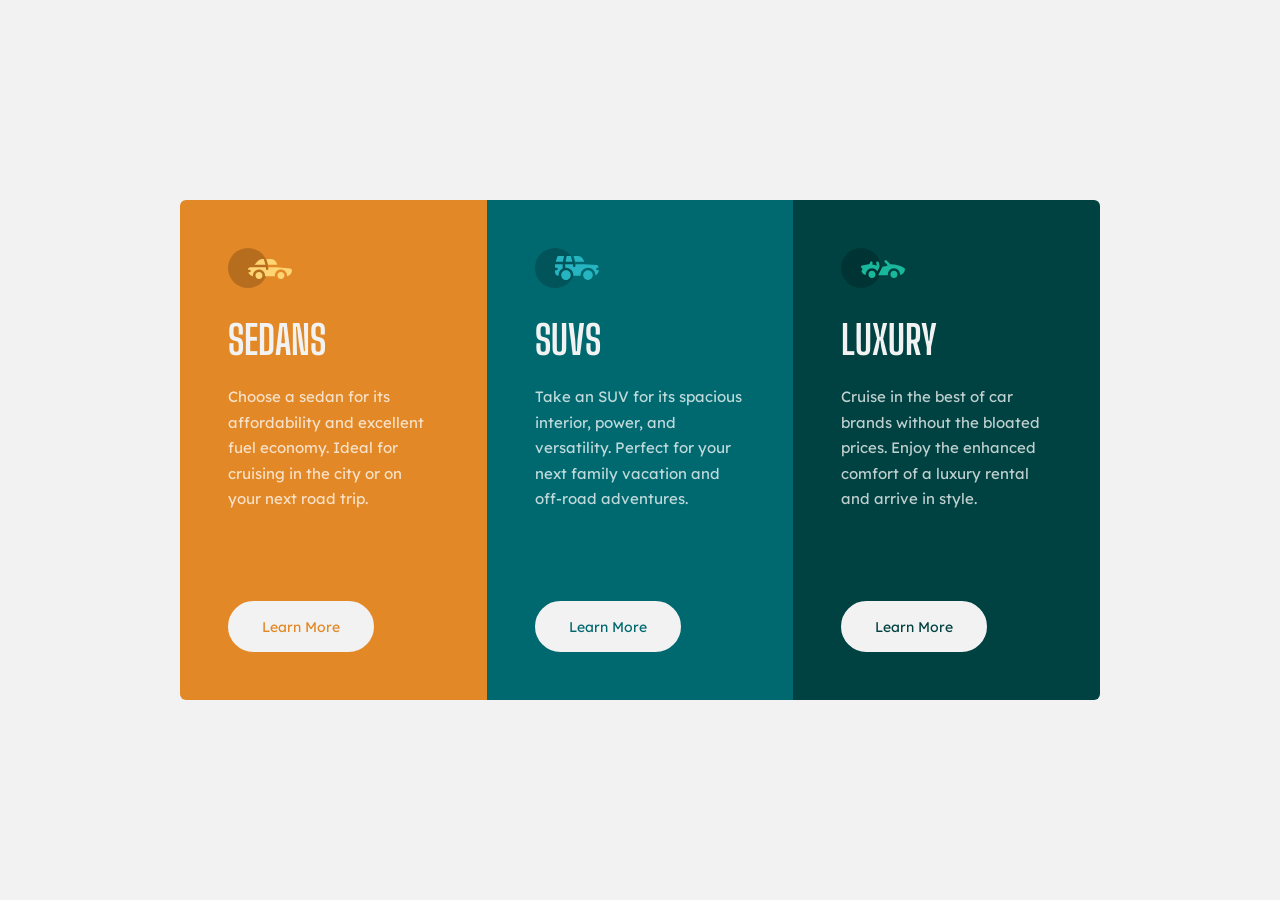
<file: index.html>
<!DOCTYPE html>
<html lang="en">
<head>
    <meta charset="UTF-8">
    <meta name="viewport" content="width=device-width, initial-scale=1.0">
    <title>Frontend Mentor | 3-column preview card component</title>
    <link rel="stylesheet" href="column.css">
    <link rel="preconnect" href="https://fonts.googleapis.com">
<link rel="preconnect" href="https://fonts.gstatic.com" crossorigin>
<link href="https://fonts.googleapis.com/css2?family=Big+Shoulders+Display:wght@700&family=Lexend+Deca:wght@400;700&display=swap" rel="stylesheet">

</head>
<body>
    <main class="preview">
        <section class="card sedans">
            <img src="icon-sedans.svg" alt="">
            <h2>Sedans</h2>
            <p>Choose a sedan for its affordability and excellent fuel economy. Ideal for cruising in the city or on your next road trip.</p>
            <button class="btn" type="button">Learn More</button>
        </section>

        <section class="card suvs">
            <img src="icon-suvs.svg" alt="">
            <h2>SUVs</h2>
            <p>Take an SUV for its spacious interior, power, and versatility. Perfect for your next family vacation and off-road adventures.</p>
            <button class="btn" type="button">Learn More</button>
        </section>

        <section class="card luxury">
            <img src="image.png" alt="">
            <h2>Luxury</h2>
            <p>Cruise in the best of car brands without the bloated prices. Enjoy the enhanced comfort of a luxury rental and arrive in style.</p>
            <button class="btn" type="button">Learn More</button>
        </section>
    </main>
    
</body>
</html>
</file>
<file: column.css>
:root {
    --gold-500: hsl(31, 77%, 52%);
    --cyan-800: hsl(184, 100%, 22%);
    --green-950: hsl(179, 100%, 13%);
    --gray-100: hsl(0, 0%, 95%);
    --white-transparent: hsla(0, 0%, 100%, 0.75);
}

* {
    box-sizing: border-box;
    margin: 0;
    padding: 0;
}

body {
    display: flex;
    min-height: 100vh;
    align-items: center;
    justify-content: center;
    padding: 2rem;
    background-color: var(--gray-100);
    font-family: 'Lexend Deca', sans-serif;
}

.preview {
    display: flex;
    width: 100%;
    max-width: 920px;
    min-height: 500px;
    overflow: hidden;
    border-radius: 6px;
}

.card {
    display: flex;
    flex: 1;
    flex-direction: column;
    align-items: flex-start;
    padding: 3rem;
}

.sedans {
    background-color: var(--gold-500);
}

.suvs {
    background-color: var(--cyan-800);
}

.luxury {
    background-color: var(--green-950);
}

.card img {
    width: 64px;
    height: 40px;
    margin-bottom: 2rem;
}

.card h2 {
    margin-bottom: 1.5rem;
    color: var(--gray-100);
    font-family: 'Big Shoulders Display', sans-serif;
    font-size: 2.5rem;
    font-weight: 700;
    line-height: 1;
    text-transform: uppercase;
}

.card p {
    margin-bottom: 2rem;
    color: var(--white-transparent);
    font-size: 0.9375rem;
    line-height: 1.7;
}

.btn {
    margin-top: auto;
    padding: 0.9rem 2rem;
    border: 2px solid var(--gray-100);
    border-radius: 999px;
    background-color: var(--gray-100);
    color: var(--button-color);
    cursor: pointer;
    font: inherit;
    font-size: 0.875rem;
    transition: background-color 0.2s, color 0.2s;
}

.sedans .btn {
    --button-color: var(--gold-500);
}

.suvs .btn {
    --button-color: var(--cyan-800);
}

.luxury .btn {
    --button-color: var(--green-950);
}

.btn:hover,
.btn:focus-visible {
    background-color: transparent;
    color: var(--gray-100);
}

@media (max-width: 700px) {
    body {
        padding: 5.5rem 1.5rem;
    }

    .preview {
        max-width: 327px;
        min-height: 0;
        flex-direction: column;
    }

    .card {
        min-height: 442px;
        padding: 3rem;
    }
}
</file>
